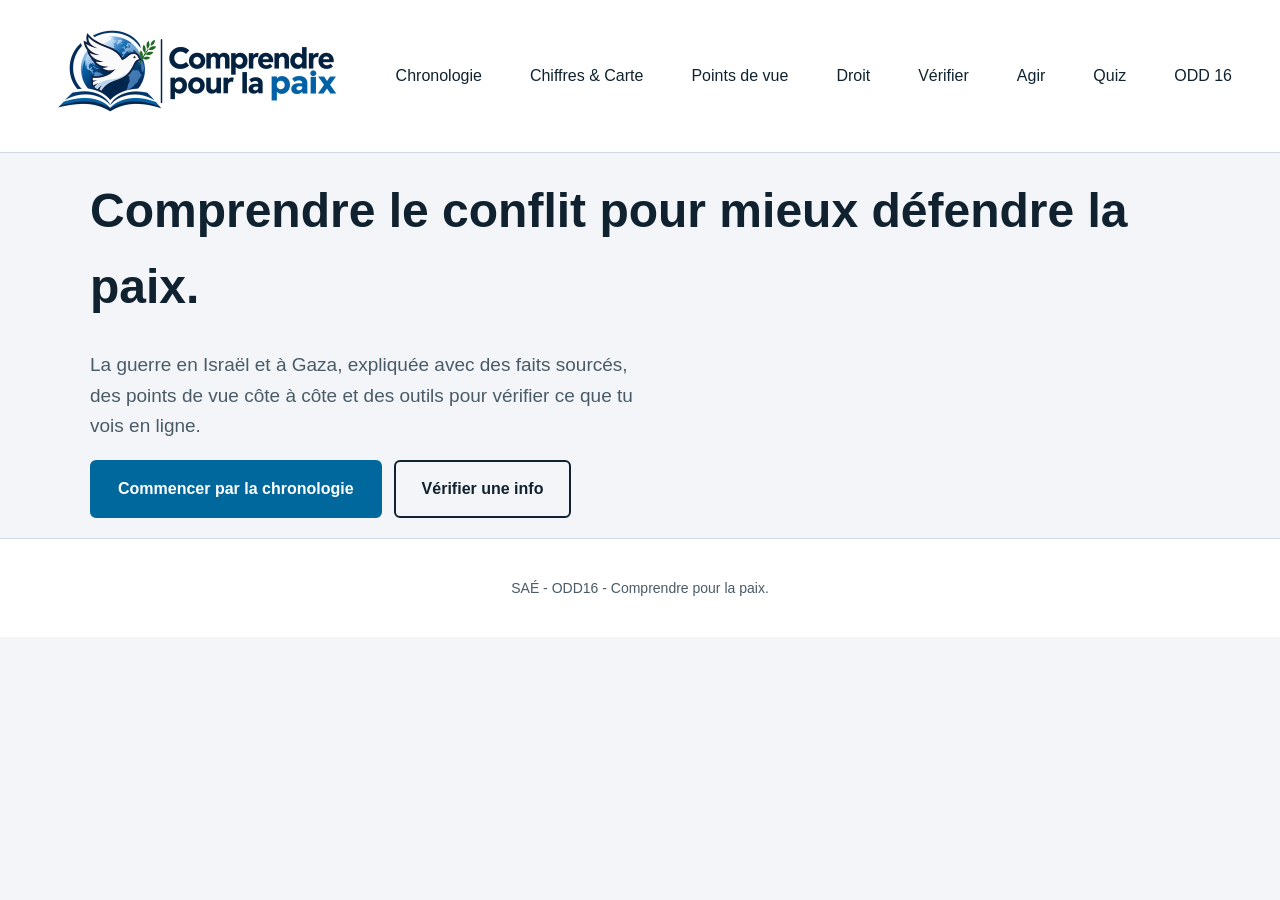
<file: index.html>
<!DOCTYPE html>
<html lang="fr">

<head>
    <meta charset="UTF-8">
    <meta name="viewport" content="width=device-width,initial-scale=1">
    <title>Comprendre pour la paix</title>
    <link rel="stylesheet" href="css/style.css">
</head>

<body>
    <header>
        <a href="index.html"><img src="images/logov.png" alt="Logo du site" class="logov"></a>
        <nav>
            <ul>
                <li><a href="chronologie.html">Chronologie</a></li>
                <li><a href="chiffres.html">Chiffres &amp; Carte</a></li>
                <li><a href="points-de-vue.html">Points de vue</a></li>
                <li><a href="droit.html">Droit</a></li>
                <li><a href="verifier.html">Vérifier</a></li>
                <li><a href="agir.html">Agir</a></li>
                <li><a href="quiz.html">Quiz</a></li>
                <li><a
                        href="https://www.agenda-2030.fr/17-objectifs-de-developpement-durable/article/odd16-promouvoir-l-avenement-de-societes-pacifiques-et-ouvertes-aux-fins-du">ODD
                        16</a></li>
            </ul>
        </nav>
    </header>
    <main>
        <section class="hero">
            <h1> Comprendre le conflit pour mieux défendre la paix. </h1>
            <p class="intro"> La guerre en Israël et à Gaza, expliquée avec des faits sourcés, des points de vue côte à côte et des outils pour vérifier ce que tu vois en ligne. </p>
            <div class="boutons">
                <a href="chronologie.html" class="bouton"> Commencer par la chronologie </a>
                <a href="verifier.html" class="bouton bouton-secondaire"> Vérifier une info </a>
            </div>
        </section>
    </main>
    <footer>
        <p>SAÉ - ODD16 - Comprendre pour la paix.</p>
    </footer>
</body>

</html>
</file>
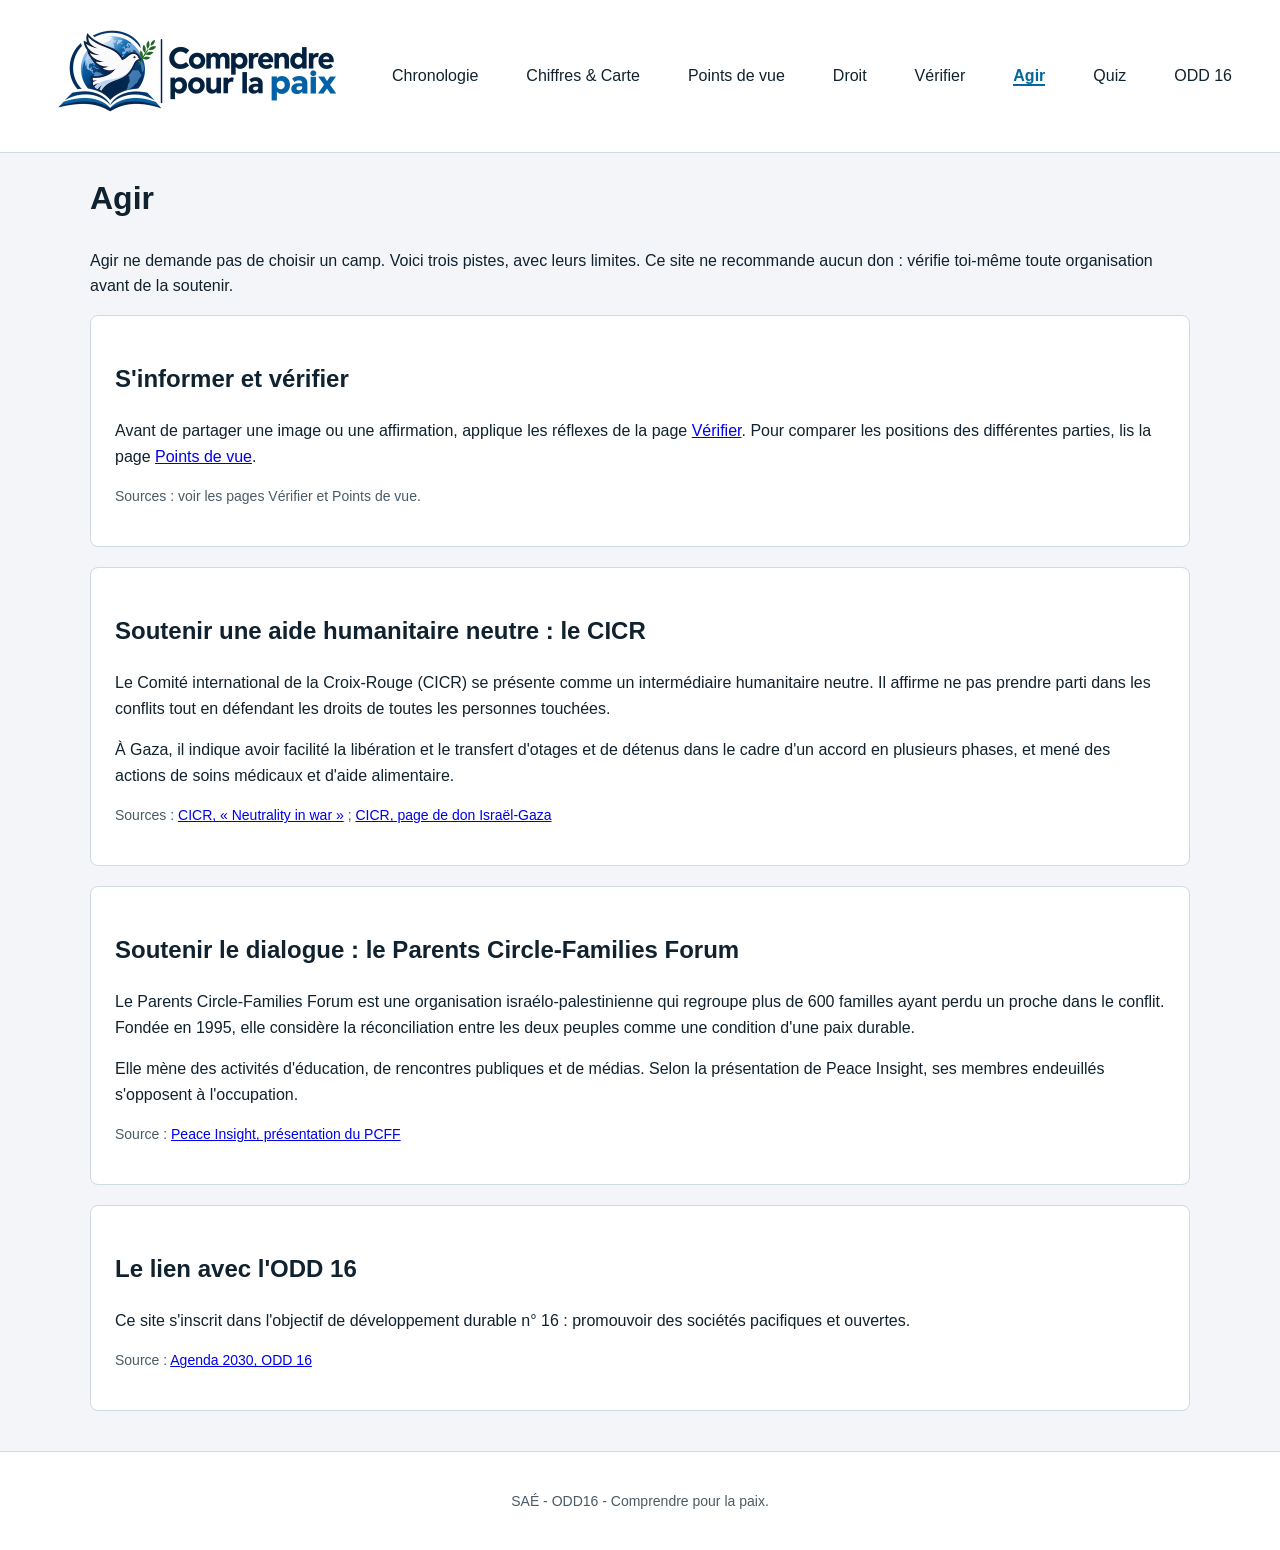
<file: agir.html>
<!DOCTYPE html>
<html lang="fr">

<head>
    <meta charset="UTF-8">
    <meta name="viewport" content="width=device-width,initial-scale=1">
    <title>Agir - Comprendre pour la paix</title>
    <link rel="stylesheet" href="css/style.css">
</head>

<body>
    <header>
        <a href="index.html"><img src="images/logov.png" alt="Logo du site" class="logov"></a>
        <nav>
            <ul>
                <li><a href="chronologie.html">Chronologie</a></li>
                <li><a href="chiffres.html">Chiffres &amp; Carte</a></li>
                <li><a href="points-de-vue.html">Points de vue</a></li>
                <li><a href="droit.html">Droit</a></li>
                <li><a href="verifier.html">Vérifier</a></li>
                <li><a href="agir.html" class = "actif">Agir</a></li>
                <li><a href="quiz.html">Quiz</a></li>
                <li><a
                        href="https://www.agenda-2030.fr/17-objectifs-de-developpement-durable/article/odd16-promouvoir-l-avenement-de-societes-pacifiques-et-ouvertes-aux-fins-du">ODD
                        16</a></li>
            </ul>
        </nav>
    </header>
    <main>
        <h1>Agir</h1>
        <p>Agir ne demande pas de choisir un camp. Voici trois pistes, avec leurs limites. Ce site ne recommande aucun don : vérifie toi-même toute organisation avant de la soutenir.</p>
        <article class="bloc">
            <h2>S'informer et vérifier</h2>
            <p>Avant de partager une image ou une affirmation, applique les réflexes de la page <a href="verifier.html">Vérifier</a>. Pour comparer les positions des différentes parties, lis la page <a href="points-de-vue.html">Points de vue</a>.</p>
            <p class="source">Sources : voir les pages Vérifier et Points de vue.</p>
        </article>
        <article class="bloc">
            <h2>Soutenir une aide humanitaire neutre : le CICR</h2>
            <p>Le Comité international de la Croix-Rouge (CICR) se présente comme un intermédiaire humanitaire neutre. Il affirme ne pas prendre parti dans les conflits tout en défendant les droits de toutes les personnes touchées.</p>
            <p>À Gaza, il indique avoir facilité la libération et le transfert d'otages et de détenus dans le cadre d'un accord en plusieurs phases, et mené des actions de soins médicaux et d'aide alimentaire.</p>
            <p class="source">Sources : <a href="https://www.icrc.org/en/article/neutrality-war-lifeline-across-front-lines">CICR, « Neutrality in war »</a> ; <a href="https://www.icrc.org/en/donate/israelgaza">CICR, page de don Israël-Gaza</a></p>
        </article>
        <article class="bloc">
            <h2>Soutenir le dialogue : le Parents Circle-Families Forum</h2>
            <p>Le Parents Circle-Families Forum est une organisation israélo-palestinienne qui regroupe plus de 600 familles ayant perdu un proche dans le conflit. Fondée en 1995, elle considère la réconciliation entre les deux peuples comme une condition d'une paix durable.</p>
            <p>Elle mène des activités d'éducation, de rencontres publiques et de médias. Selon la présentation de Peace Insight, ses membres endeuillés s'opposent à l'occupation.</p>
            <p class="source">Source : <a href="https://www.peaceinsight.org/en/organisations/pcff">Peace Insight, présentation du PCFF</a></p>
        </article>
        <article class="bloc">
            <h2>Le lien avec l'ODD 16</h2>
            <p>Ce site s'inscrit dans l'objectif de développement durable n° 16 : promouvoir des sociétés pacifiques et ouvertes.</p>
            <p class="source">Source : <a href="https://www.agenda-2030.fr/17-objectifs-de-developpement-durable/article/odd16-promouvoir-l-avenement-de-societes-pacifiques-et-ouvertes-aux-fins-du">Agenda 2030, ODD 16</a></p>
        </article>
    </main>
    <footer>
        <p>SAÉ - ODD16 - Comprendre pour la paix.</p>
    </footer>
</body>

</html>
</file>
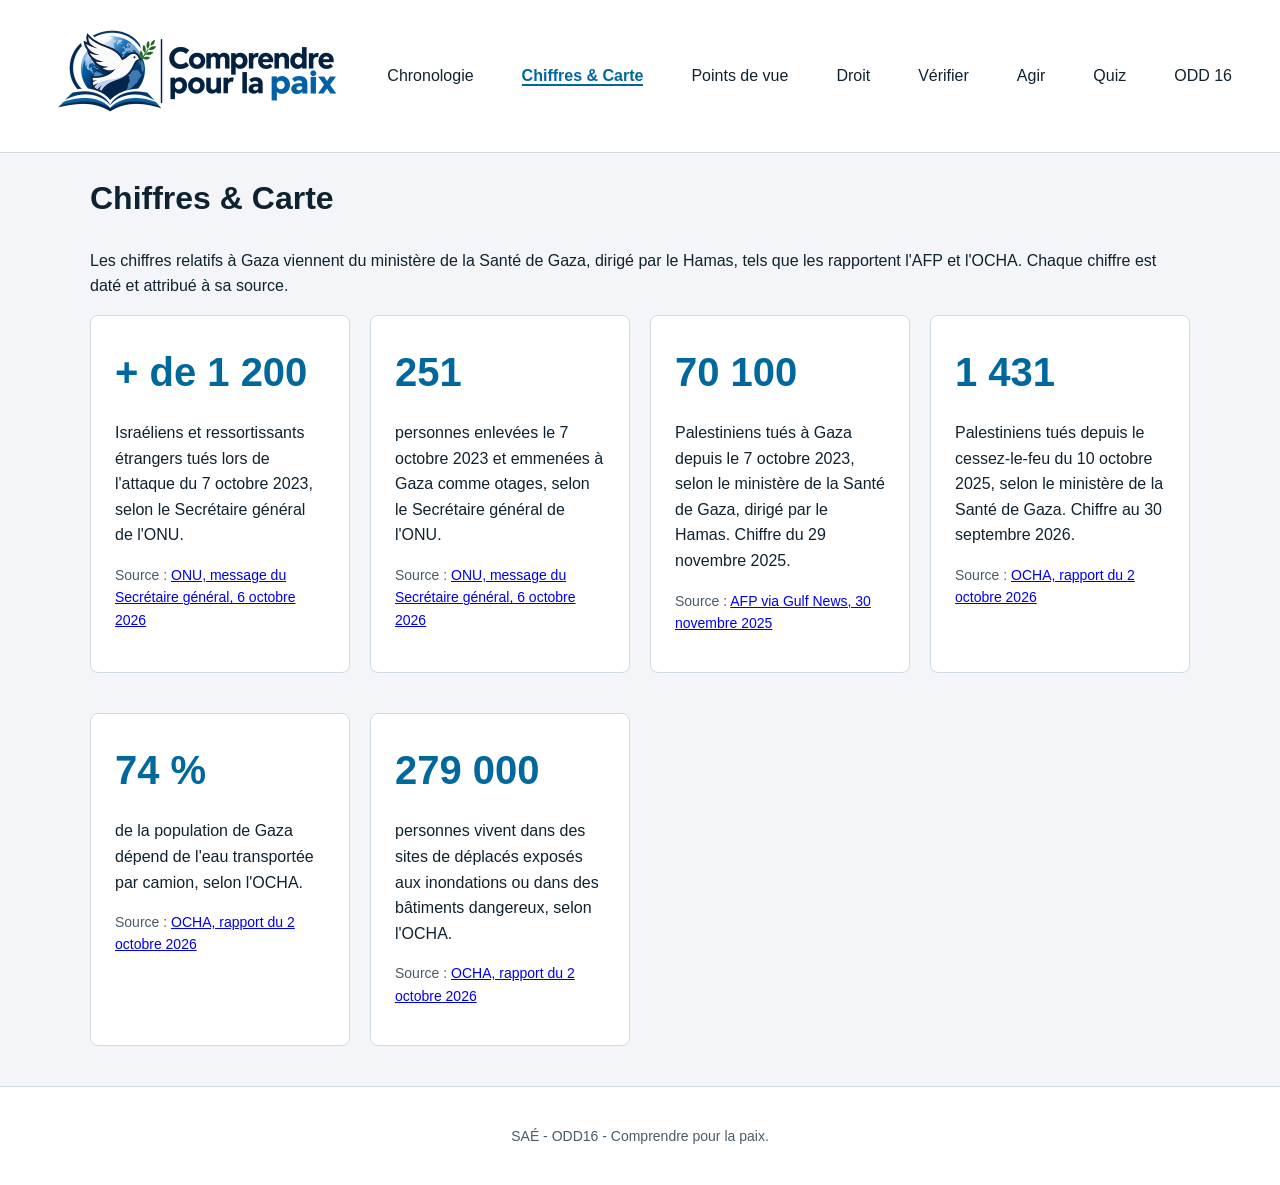
<file: chiffres.html>
<!DOCTYPE html>
<html lang="fr">

<head>
    <meta charset="UTF-8">
    <meta name="viewport" content="width=device-width,initial-scale=1">
    <title>Chiffres &amp; Carte - Comprendre pour la paix</title>
    <link rel="stylesheet" href="css/style.css">
</head>

<body>
    <header>
        <a href="index.html"><img src="images/logov.png" alt="Logo du site" class="logov"></a>
        <nav>
            <ul>
                <li><a href="chronologie.html">Chronologie</a></li>
                <li><a href="chiffres.html" class="actif">Chiffres &amp; Carte</a></li>
                <li><a href="points-de-vue.html">Points de vue</a></li>
                <li><a href="droit.html">Droit</a></li>
                <li><a href="verifier.html">Vérifier</a></li>
                <li><a href="agir.html">Agir</a></li>
                <li><a href="quiz.html">Quiz</a></li>
                <li><a
                        href="https://www.agenda-2030.fr/17-objectifs-de-developpement-durable/article/odd16-promouvoir-l-avenement-de-societes-pacifiques-et-ouvertes-aux-fins-du">ODD
                        16</a></li>
            </ul>
        </nav>
    </header>
    <main>
        <h1>Chiffres &amp; Carte</h1>
        <p>Les chiffres relatifs à Gaza viennent du ministère de la Santé de Gaza, dirigé par le Hamas, tels que les rapportent l'AFP et l'OCHA. Chaque chiffre est daté et attribué à sa source.</p>
        <div class="chiffres">
            <article class="chiffre">
                <p class="valeur">+ de 1 200</p>
                <p>Israéliens et ressortissants étrangers tués lors de l'attaque du 7 octobre 2023, selon le Secrétaire général de l'ONU.</p>
                <p class="source">Source : <a href="https://www.un.org/unispal/document/secretary-generals-message-marking-three-years-since-the-attacks-of-7-october-2023/">ONU, message du Secrétaire général, 6 octobre 2026</a></p>
            </article>
            <article class="chiffre">
                <p class="valeur">251</p>
                <p>personnes enlevées le 7 octobre 2023 et emmenées à Gaza comme otages, selon le Secrétaire général de l'ONU.</p>
                <p class="source">Source : <a href="https://www.un.org/unispal/document/secretary-generals-message-marking-three-years-since-the-attacks-of-7-october-2023/">ONU, message du Secrétaire général, 6 octobre 2026</a></p>
            </article>
            <article class="chiffre">
                <p class="valeur">70 100</p>
                <p>Palestiniens tués à Gaza depuis le 7 octobre 2023, selon le ministère de la Santé de Gaza, dirigé par le Hamas. Chiffre du 29 novembre 2025.</p>
                <p class="source">Source : <a href="https://gulfnews.com/world/mena/death-toll-from-gaza-war-surpasses-70000-health-ministry-1.500364057">AFP via Gulf News, 30 novembre 2025</a></p>
            </article>
            <article class="chiffre">
                <p class="valeur">1 431</p>
                <p>Palestiniens tués depuis le cessez-le-feu du 10 octobre 2025, selon le ministère de la Santé de Gaza. Chiffre au 30 septembre 2026.</p>
                <p class="source">Source : <a href="https://www.ochaopt.org/content/humanitarian-situation-report-2-october-2026">OCHA, rapport du 2 octobre 2026</a></p>
            </article>
            <article class="chiffre">
                <p class="valeur">74 %</p>
                <p>de la population de Gaza dépend de l'eau transportée par camion, selon l'OCHA.</p>
                <p class="source">Source : <a href="https://www.ochaopt.org/content/humanitarian-situation-report-2-october-2026">OCHA, rapport du 2 octobre 2026</a></p>
            </article>
            <article class="chiffre">
                <p class="valeur">279 000</p>
                <p>personnes vivent dans des sites de déplacés exposés aux inondations ou dans des bâtiments dangereux, selon l'OCHA.</p>
                <p class="source">Source : <a href="https://www.ochaopt.org/content/humanitarian-situation-report-2-october-2026">OCHA, rapport du 2 octobre 2026</a></p>
            </article>
        </div>
    </main>
    <footer>
        <p>SAÉ - ODD16 - Comprendre pour la paix.</p>
    </footer>
</body>

</html>
</file>
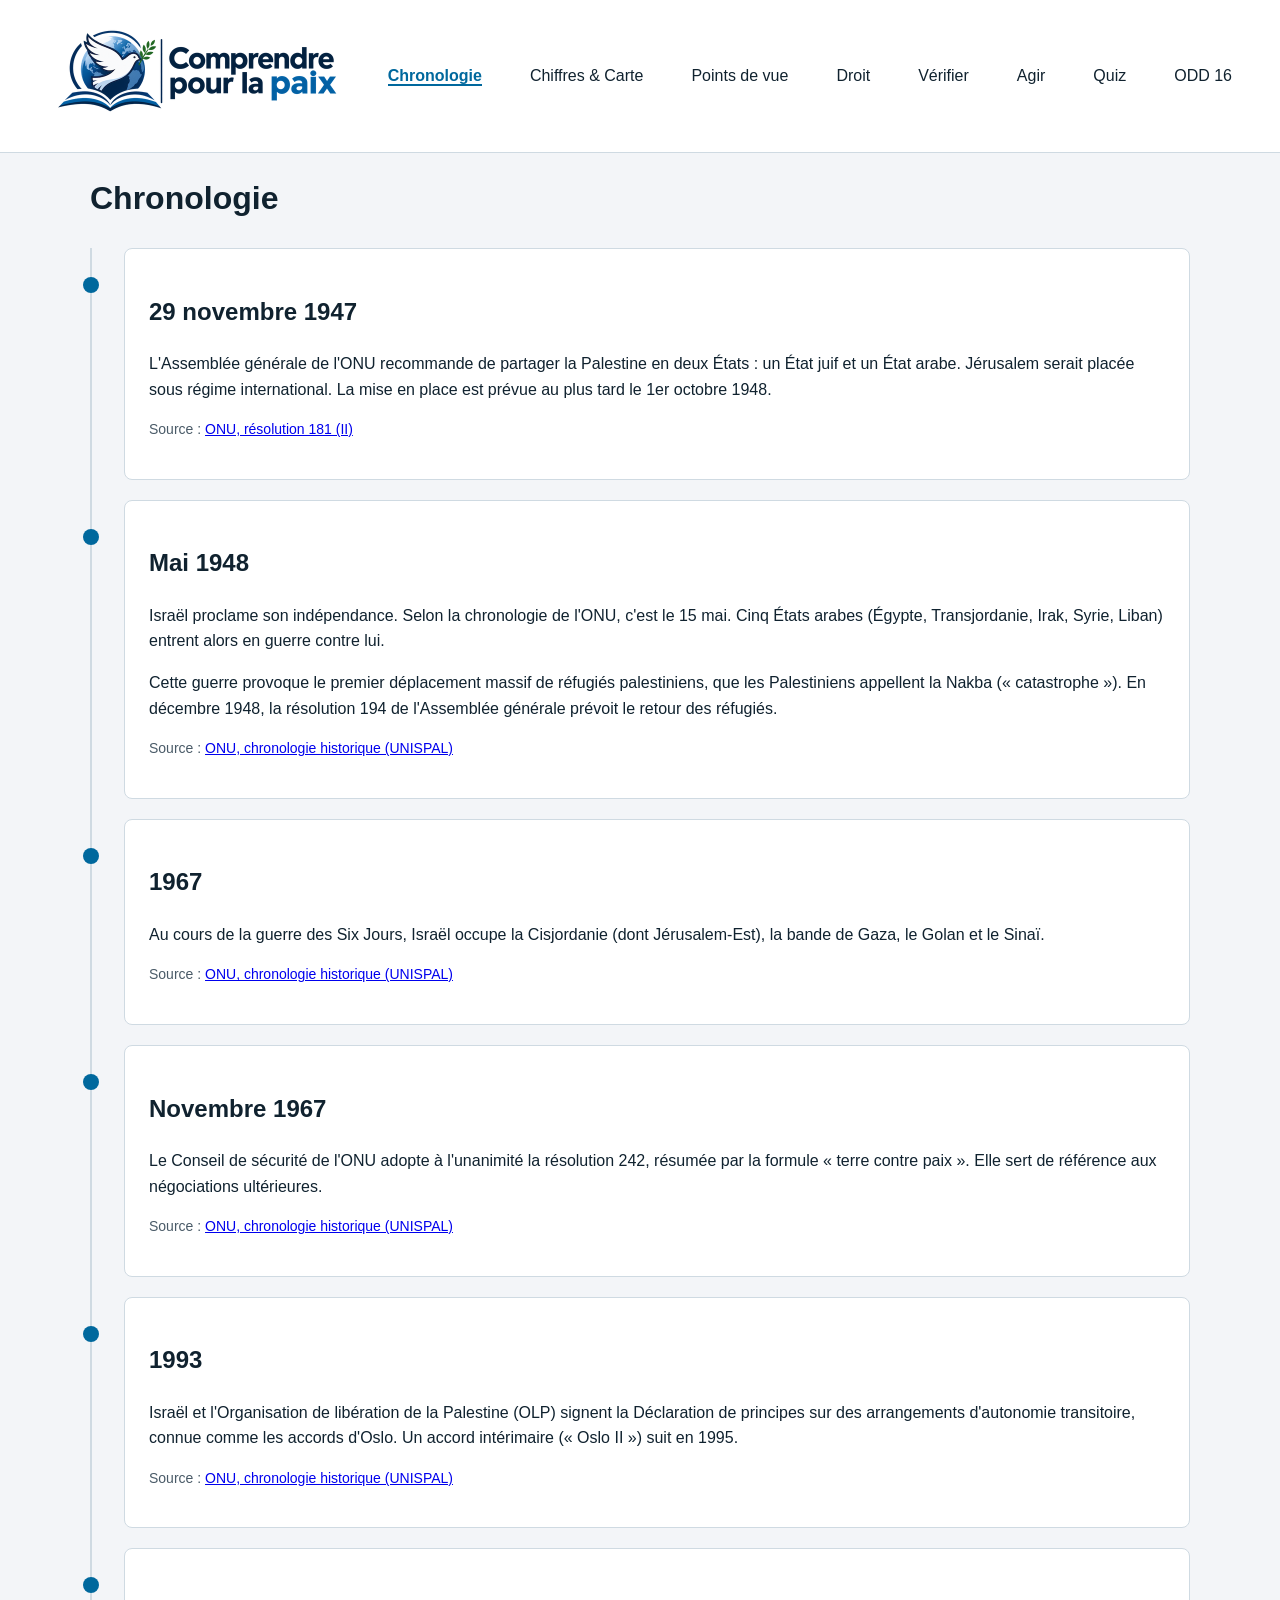
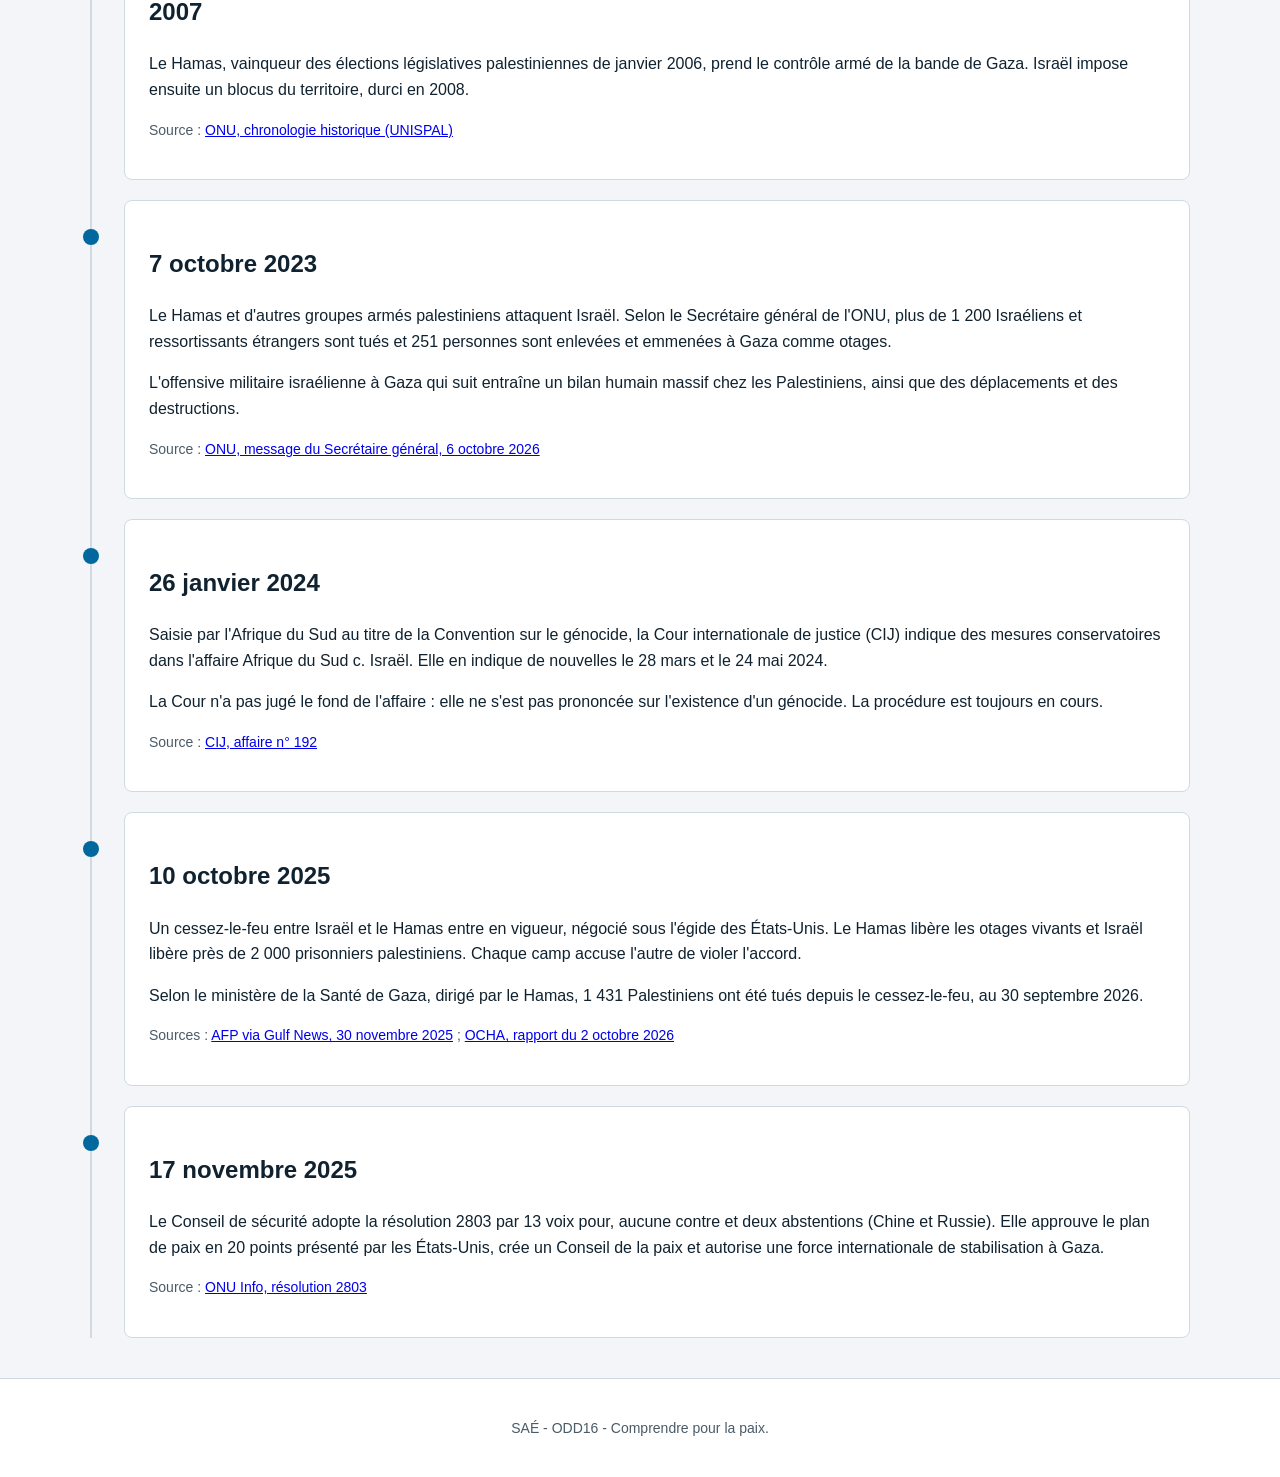
<file: chronologie.html>
<!DOCTYPE html>
<html lang="fr">

<head>
    <meta charset="UTF-8">
    <meta name="viewport" content="width=device-width,initial-scale=1">
    <title>Chronologie - Comprendre pour la paix</title>
    <link rel="stylesheet" href="css/style.css">
</head>

<body>
    <header>
        <a href="index.html"><img src="images/logov.png" alt="Logo du site" class="logov"></a>
        <nav>
            <ul>
                <li><a href="chronologie.html" class="actif">Chronologie</a></li>
                <li><a href="chiffres.html">Chiffres &amp; Carte</a></li>
                <li><a href="points-de-vue.html">Points de vue</a></li>
                <li><a href="droit.html">Droit</a></li>
                <li><a href="verifier.html">Vérifier</a></li>
                <li><a href="agir.html">Agir</a></li>
                <li><a href="quiz.html">Quiz</a></li>
                <li><a
                        href="https://www.agenda-2030.fr/17-objectifs-de-developpement-durable/article/odd16-promouvoir-l-avenement-de-societes-pacifiques-et-ouvertes-aux-fins-du">ODD
                        16</a></li>
            </ul>
        </nav>
    </header>
    <main>
        <h1>Chronologie</h1>
        <div class="frise">
        <article class="evenement">
            <h2>29 novembre 1947</h2>
            <p>L'Assemblée générale de l'ONU recommande de partager la Palestine en deux États : un État juif et un État arabe. Jérusalem serait placée sous régime international. La mise en place est prévue au plus tard le 1er octobre 1948.</p>
            <p class="source">Source : <a href="https://www.un.org/unispal/?p=185393">ONU, résolution 181 (II)</a></p>
        </article>
        <article class="evenement">
            <h2>Mai 1948</h2>
            <p>Israël proclame son indépendance. Selon la chronologie de l'ONU, c'est le 15 mai. Cinq États arabes (Égypte, Transjordanie, Irak, Syrie, Liban) entrent alors en guerre contre lui.</p>
            <p>Cette guerre provoque le premier déplacement massif de réfugiés palestiniens, que les Palestiniens appellent la Nakba (« catastrophe »). En décembre 1948, la résolution 194 de l'Assemblée générale prévoit le retour des réfugiés.</p>
            <p class="source">Source : <a href="https://www.un.org/unispal/historical-timeline/">ONU, chronologie historique (UNISPAL)</a></p>
        </article>
        <article class="evenement">
            <h2>1967</h2>
            <p>Au cours de la guerre des Six Jours, Israël occupe la Cisjordanie (dont Jérusalem-Est), la bande de Gaza, le Golan et le Sinaï.</p>
            <p class="source">Source : <a href="https://www.un.org/unispal/historical-timeline/">ONU, chronologie historique (UNISPAL)</a></p>
        </article>
        <article class="evenement">
            <h2>Novembre 1967</h2>
            <p>Le Conseil de sécurité de l'ONU adopte à l'unanimité la résolution 242, résumée par la formule « terre contre paix ». Elle sert de référence aux négociations ultérieures.</p>
            <p class="source">Source : <a href="https://www.un.org/unispal/historical-timeline/">ONU, chronologie historique (UNISPAL)</a></p>
        </article>
        <article class="evenement">
            <h2>1993</h2>
            <p>Israël et l'Organisation de libération de la Palestine (OLP) signent la Déclaration de principes sur des arrangements d'autonomie transitoire, connue comme les accords d'Oslo. Un accord intérimaire (« Oslo II ») suit en 1995.</p>
            <p class="source">Source : <a href="https://www.un.org/unispal/historical-timeline/">ONU, chronologie historique (UNISPAL)</a></p>
        </article>
        <article class="evenement">
            <h2>2007</h2>
            <p>Le Hamas, vainqueur des élections législatives palestiniennes de janvier 2006, prend le contrôle armé de la bande de Gaza. Israël impose ensuite un blocus du territoire, durci en 2008.</p>
            <p class="source">Source : <a href="https://www.un.org/unispal/historical-timeline/">ONU, chronologie historique (UNISPAL)</a></p>
        </article>
        <article class="evenement">
            <h2>7 octobre 2023</h2>
            <p>Le Hamas et d'autres groupes armés palestiniens attaquent Israël. Selon le Secrétaire général de l'ONU, plus de 1 200 Israéliens et ressortissants étrangers sont tués et 251 personnes sont enlevées et emmenées à Gaza comme otages.</p>
            <p>L'offensive militaire israélienne à Gaza qui suit entraîne un bilan humain massif chez les Palestiniens, ainsi que des déplacements et des destructions.</p>
            <p class="source">Source : <a href="https://www.un.org/unispal/document/secretary-generals-message-marking-three-years-since-the-attacks-of-7-october-2023/">ONU, message du Secrétaire général, 6 octobre 2026</a></p>
        </article>
        <article class="evenement">
            <h2>26 janvier 2024</h2>
            <p>Saisie par l'Afrique du Sud au titre de la Convention sur le génocide, la Cour internationale de justice (CIJ) indique des mesures conservatoires dans l'affaire Afrique du Sud c. Israël. Elle en indique de nouvelles le 28 mars et le 24 mai 2024.</p>
            <p>La Cour n'a pas jugé le fond de l'affaire : elle ne s'est pas prononcée sur l'existence d'un génocide. La procédure est toujours en cours.</p>
            <p class="source">Source : <a href="https://www.icj-cij.org/case/192">CIJ, affaire n° 192</a></p>
        </article>
        <article class="evenement">
            <h2>10 octobre 2025</h2>
            <p>Un cessez-le-feu entre Israël et le Hamas entre en vigueur, négocié sous l'égide des États-Unis. Le Hamas libère les otages vivants et Israël libère près de 2 000 prisonniers palestiniens. Chaque camp accuse l'autre de violer l'accord.</p>
            <p>Selon le ministère de la Santé de Gaza, dirigé par le Hamas, 1 431 Palestiniens ont été tués depuis le cessez-le-feu, au 30 septembre 2026.</p>
            <p class="source">Sources : <a href="https://gulfnews.com/world/mena/death-toll-from-gaza-war-surpasses-70000-health-ministry-1.500364057">AFP via Gulf News, 30 novembre 2025</a> ; <a href="https://www.ochaopt.org/content/humanitarian-situation-report-2-october-2026">OCHA, rapport du 2 octobre 2026</a></p>
        </article>
        <article class="evenement">
            <h2>17 novembre 2025</h2>
            <p>Le Conseil de sécurité adopte la résolution 2803 par 13 voix pour, aucune contre et deux abstentions (Chine et Russie). Elle approuve le plan de paix en 20 points présenté par les États-Unis, crée un Conseil de la paix et autorise une force internationale de stabilisation à Gaza.</p>
            <p class="source">Source : <a href="https://news.un.org/en/story/2025/11/1166391">ONU Info, résolution 2803</a></p>
        </article>
        </div>
    </main>
    <footer>
        <p>SAÉ - ODD16 - Comprendre pour la paix.</p>
    </footer>
</body>

</html>
</file>
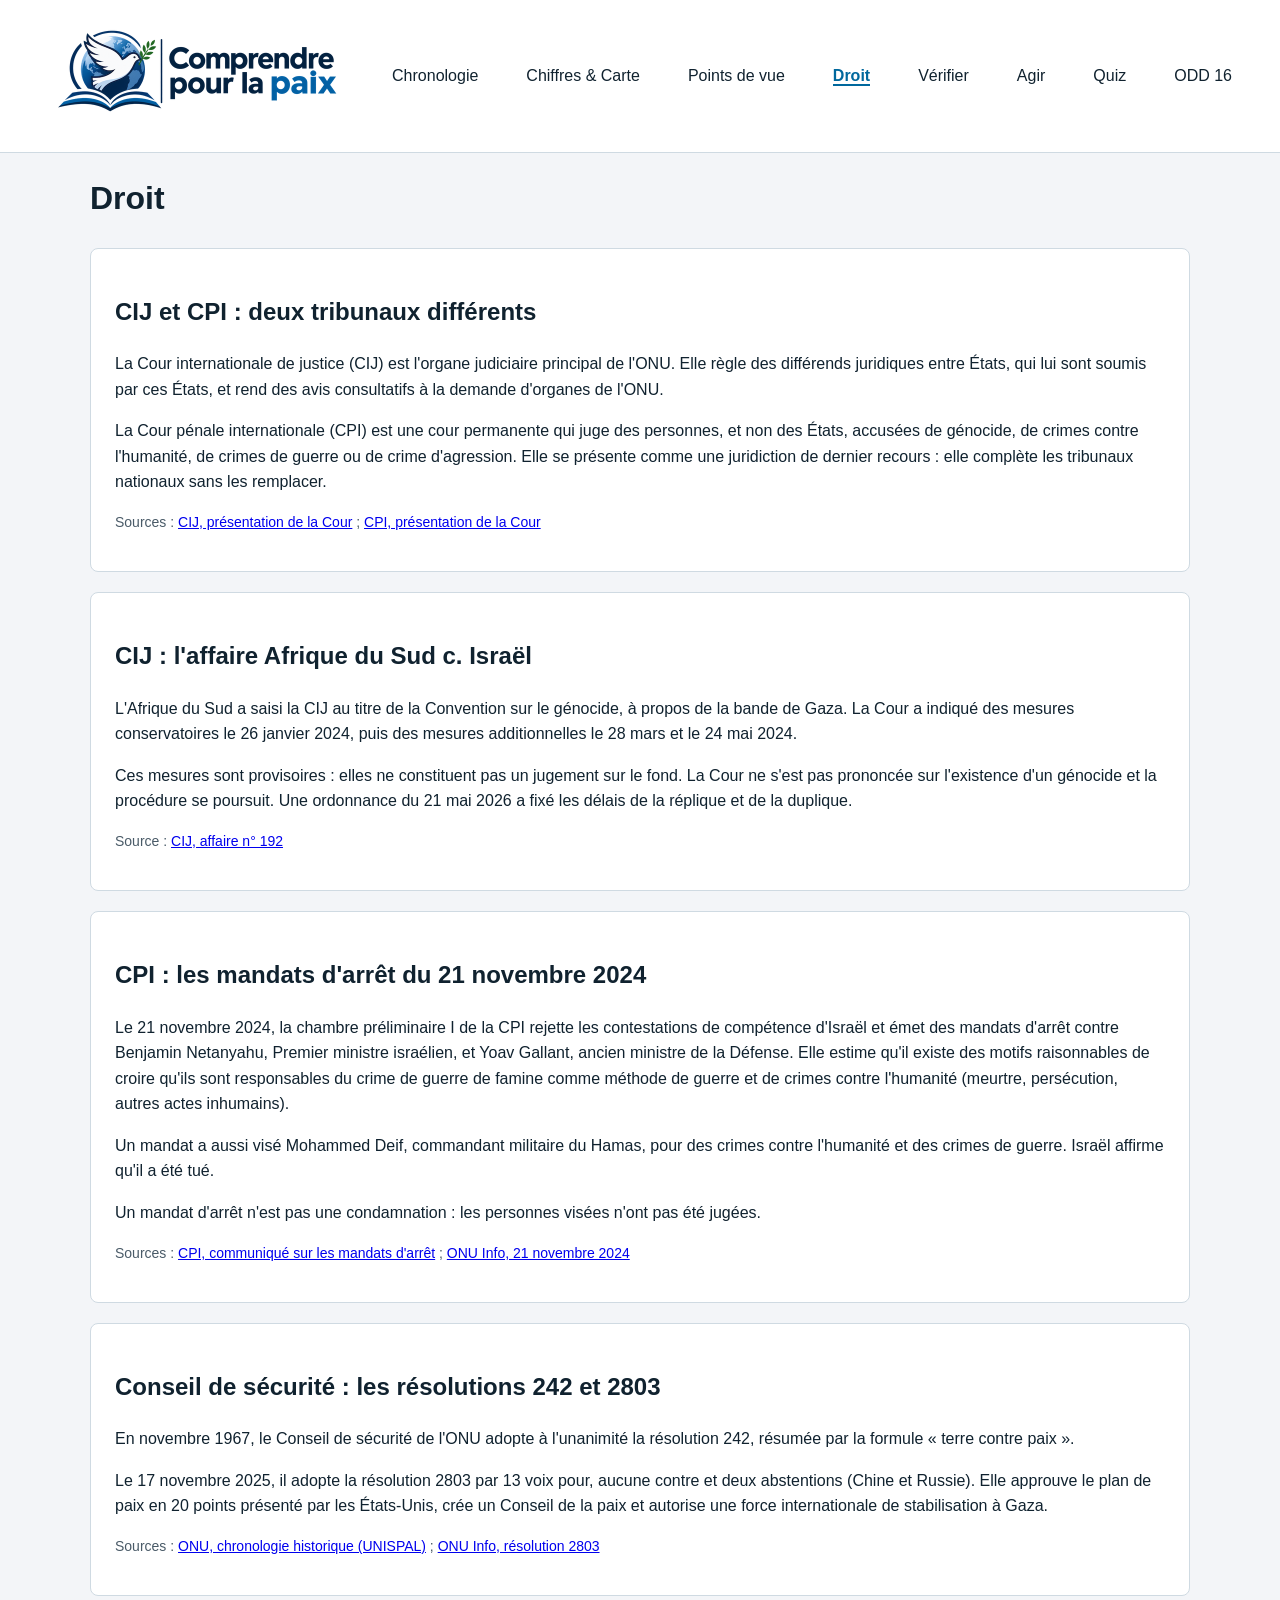
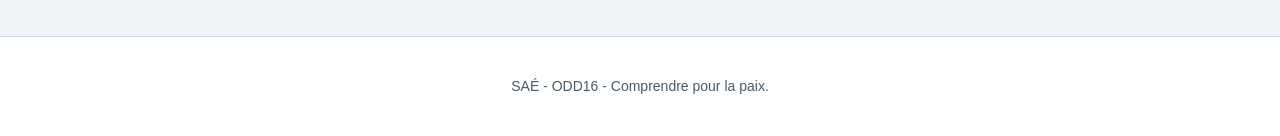
<file: droit.html>
<!DOCTYPE html>
<html lang="fr">

<head>
    <meta charset="UTF-8">
    <meta name="viewport" content="width=device-width,initial-scale=1">
    <title>Droit - Comprendre pour la paix</title>
    <link rel="stylesheet" href="css/style.css">
</head>

<body>
    <header>
        <a href="index.html"><img src="images/logov.png" alt="Logo du site" class="logov"></a>
        <nav>
            <ul>
                <li><a href="chronologie.html">Chronologie</a></li>
                <li><a href="chiffres.html">Chiffres &amp; Carte</a></li>
                <li><a href="points-de-vue.html">Points de vue</a></li>
                <li><a href="droit.html" class = "actif">Droit</a></li>
                <li><a href="verifier.html">Vérifier</a></li>
                <li><a href="agir.html">Agir</a></li>
                <li><a href="quiz.html">Quiz</a></li>
                <li><a
                        href="https://www.agenda-2030.fr/17-objectifs-de-developpement-durable/article/odd16-promouvoir-l-avenement-de-societes-pacifiques-et-ouvertes-aux-fins-du">ODD
                        16</a></li>
            </ul>
        </nav>
    </header>
    <main>
       <h1>Droit</h1>
        <article class="bloc">
            <h2>CIJ et CPI : deux tribunaux différents</h2>
            <p>La Cour internationale de justice (CIJ) est l'organe judiciaire principal de l'ONU. Elle règle des différends juridiques entre États, qui lui sont soumis par ces États, et rend des avis consultatifs à la demande d'organes de l'ONU.</p>
            <p>La Cour pénale internationale (CPI) est une cour permanente qui juge des personnes, et non des États, accusées de génocide, de crimes contre l'humanité, de crimes de guerre ou de crime d'agression. Elle se présente comme une juridiction de dernier recours : elle complète les tribunaux nationaux sans les remplacer.</p>
            <p class="source">Sources : <a href="https://www.icj-cij.org/court">CIJ, présentation de la Cour</a> ; <a href="https://www.icc-cpi.int/about/the-court">CPI, présentation de la Cour</a></p>
        </article>
        <article class="bloc">
            <h2>CIJ : l'affaire Afrique du Sud c. Israël</h2>
            <p>L'Afrique du Sud a saisi la CIJ au titre de la Convention sur le génocide, à propos de la bande de Gaza. La Cour a indiqué des mesures conservatoires le 26 janvier 2024, puis des mesures additionnelles le 28 mars et le 24 mai 2024.</p>
            <p>Ces mesures sont provisoires : elles ne constituent pas un jugement sur le fond. La Cour ne s'est pas prononcée sur l'existence d'un génocide et la procédure se poursuit. Une ordonnance du 21 mai 2026 a fixé les délais de la réplique et de la duplique.</p>
            <p class="source">Source : <a href="https://www.icj-cij.org/case/192">CIJ, affaire n° 192</a></p>
        </article>
        <article class="bloc">
            <h2>CPI : les mandats d'arrêt du 21 novembre 2024</h2>
            <p>Le 21 novembre 2024, la chambre préliminaire I de la CPI rejette les contestations de compétence d'Israël et émet des mandats d'arrêt contre Benjamin Netanyahu, Premier ministre israélien, et Yoav Gallant, ancien ministre de la Défense. Elle estime qu'il existe des motifs raisonnables de croire qu'ils sont responsables du crime de guerre de famine comme méthode de guerre et de crimes contre l'humanité (meurtre, persécution, autres actes inhumains).</p>
            <p>Un mandat a aussi visé Mohammed Deif, commandant militaire du Hamas, pour des crimes contre l'humanité et des crimes de guerre. Israël affirme qu'il a été tué.</p>
            <p>Un mandat d'arrêt n'est pas une condamnation : les personnes visées n'ont pas été jugées.</p>
            <p class="source">Sources : <a href="https://www.icc-cpi.int/news/situation-state-palestine-icc-pre-trial-chamber-i-rejects-state-israels-challenges">CPI, communiqué sur les mandats d'arrêt</a> ; <a href="https://news.un.org/en/story/2024/11/1157286">ONU Info, 21 novembre 2024</a></p>
        </article>
        <article class="bloc">
            <h2>Conseil de sécurité : les résolutions 242 et 2803</h2>
            <p>En novembre 1967, le Conseil de sécurité de l'ONU adopte à l'unanimité la résolution 242, résumée par la formule « terre contre paix ».</p>
            <p>Le 17 novembre 2025, il adopte la résolution 2803 par 13 voix pour, aucune contre et deux abstentions (Chine et Russie). Elle approuve le plan de paix en 20 points présenté par les États-Unis, crée un Conseil de la paix et autorise une force internationale de stabilisation à Gaza.</p>
            <p class="source">Sources : <a href="https://www.un.org/unispal/historical-timeline/">ONU, chronologie historique (UNISPAL)</a> ; <a href="https://news.un.org/en/story/2025/11/1166391">ONU Info, résolution 2803</a></p>
        </article>
    </main>
    <footer>
        <p>SAÉ - ODD16 - Comprendre pour la paix.</p>
    </footer>
</body>

</html>
</file>
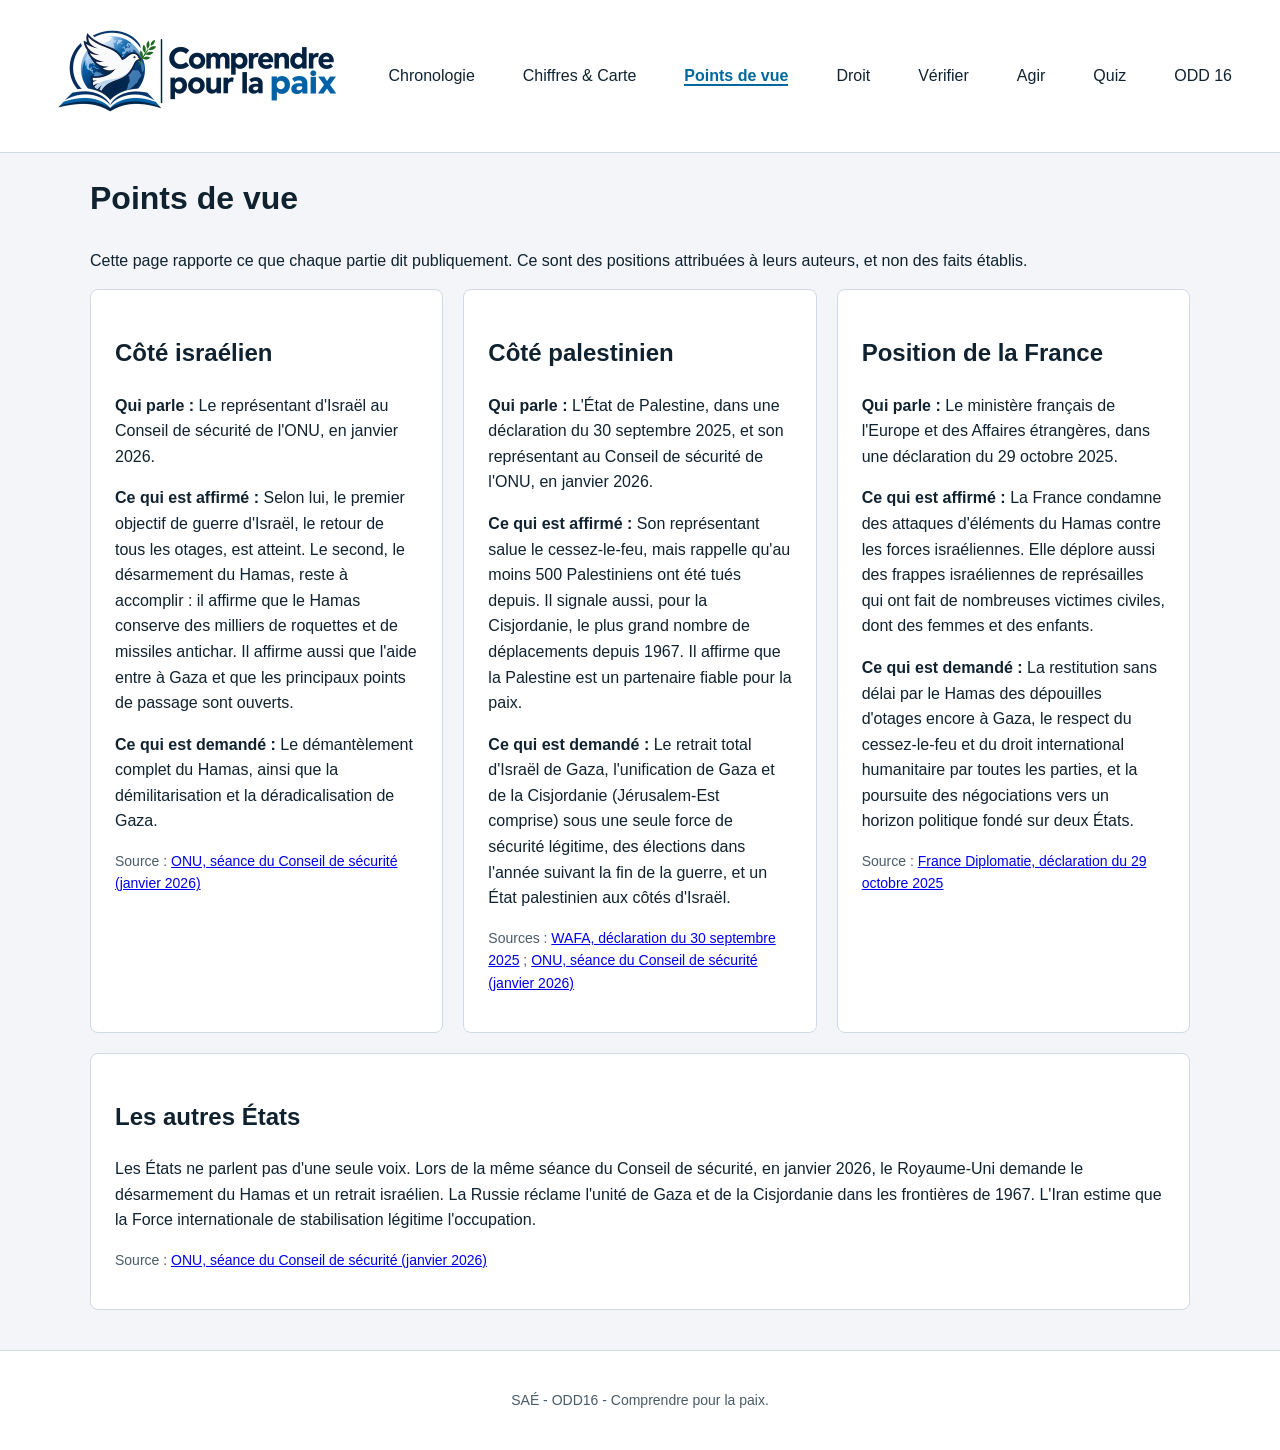
<file: points-de-vue.html>
<!DOCTYPE html>
<html lang="fr">

<head>
    <meta charset="UTF-8">
    <meta name="viewport" content="width=device-width,initial-scale=1">
    <title>Points de vue - Comprendre pour la paix</title>
    <link rel="stylesheet" href="css/style.css">
</head>

<body>
    <header>
        <a href="index.html"><img src="images/logov.png" alt="Logo du site" class="logov"></a>
        <nav>
            <ul>
                <li><a href="chronologie.html">Chronologie</a></li>
                <li><a href="chiffres.html">Chiffres &amp; Carte</a></li>
                <li><a href="points-de-vue.html" class="actif">Points de vue</a></li>
                <li><a href="droit.html">Droit</a></li>
                <li><a href="verifier.html">Vérifier</a></li>
                <li><a href="agir.html">Agir</a></li>
                <li><a href="quiz.html">Quiz</a></li>
                <li><a
                        href="https://www.agenda-2030.fr/17-objectifs-de-developpement-durable/article/odd16-promouvoir-l-avenement-de-societes-pacifiques-et-ouvertes-aux-fins-du">ODD
                        16</a></li>
            </ul>
        </nav>
    </header>
    <main>
       <h1>Points de vue</h1>
        <p>Cette page rapporte ce que chaque partie dit publiquement. Ce sont des positions attribuées à leurs auteurs, et non des faits établis.</p>
        <div class="points-de-vue">
            <article class="bloc">
                <h2>Côté israélien</h2>
                <p><strong>Qui parle :</strong> Le représentant d'Israël au Conseil de sécurité de l'ONU, en janvier 2026.</p>
                <p><strong>Ce qui est affirmé :</strong> Selon lui, le premier objectif de guerre d'Israël, le retour de tous les otages, est atteint. Le second, le désarmement du Hamas, reste à accomplir : il affirme que le Hamas conserve des milliers de roquettes et de missiles antichar. Il affirme aussi que l'aide entre à Gaza et que les principaux points de passage sont ouverts.</p>
                <p><strong>Ce qui est demandé :</strong> Le démantèlement complet du Hamas, ainsi que la démilitarisation et la déradicalisation de Gaza.</p>
                <p class="source">Source : <a href="https://press.un.org/en/2026/sc16284.doc.htm">ONU, séance du Conseil de sécurité (janvier 2026)</a></p>
            </article>
            <article class="bloc">
                <h2>Côté palestinien</h2>
                <p><strong>Qui parle :</strong> L'État de Palestine, dans une déclaration du 30 septembre 2025, et son représentant au Conseil de sécurité de l'ONU, en janvier 2026.</p>
                <p><strong>Ce qui est affirmé :</strong> Son représentant salue le cessez-le-feu, mais rappelle qu'au moins 500 Palestiniens ont été tués depuis. Il signale aussi, pour la Cisjordanie, le plus grand nombre de déplacements depuis 1967. Il affirme que la Palestine est un partenaire fiable pour la paix.</p>
                <p><strong>Ce qui est demandé :</strong> Le retrait total d'Israël de Gaza, l'unification de Gaza et de la Cisjordanie (Jérusalem-Est comprise) sous une seule force de sécurité légitime, des élections dans l'année suivant la fin de la guerre, et un État palestinien aux côtés d'Israël.</p>
                <p class="source">Sources : <a href="https://english.wafa.ps/Pages/Details/161877">WAFA, déclaration du 30 septembre 2025</a> ; <a href="https://press.un.org/en/2026/sc16284.doc.htm">ONU, séance du Conseil de sécurité (janvier 2026)</a></p>
            </article>
            <article class="bloc">
                <h2>Position de la France</h2>
                <p><strong>Qui parle :</strong> Le ministère français de l'Europe et des Affaires étrangères, dans une déclaration du 29 octobre 2025.</p>
                <p><strong>Ce qui est affirmé :</strong> La France condamne des attaques d'éléments du Hamas contre les forces israéliennes. Elle déplore aussi des frappes israéliennes de représailles qui ont fait de nombreuses victimes civiles, dont des femmes et des enfants.</p>
                <p><strong>Ce qui est demandé :</strong> La restitution sans délai par le Hamas des dépouilles d'otages encore à Gaza, le respect du cessez-le-feu et du droit international humanitaire par toutes les parties, et la poursuite des négociations vers un horizon politique fondé sur deux États.</p>
                <p class="source">Source : <a href="https://www.diplomatie.gouv.fr/fr/presse-et-ressources/decouvrir-et-informer/actualites/israel-palestine-situation-a-gaza">France Diplomatie, déclaration du 29 octobre 2025</a></p>
            </article>
        </div>
        <article class="bloc">
            <h2>Les autres États</h2>
            <p>Les États ne parlent pas d'une seule voix. Lors de la même séance du Conseil de sécurité, en janvier 2026, le Royaume-Uni demande le désarmement du Hamas et un retrait israélien. La Russie réclame l'unité de Gaza et de la Cisjordanie dans les frontières de 1967. L'Iran estime que la Force internationale de stabilisation légitime l'occupation.</p>
            <p class="source">Source : <a href="https://press.un.org/en/2026/sc16284.doc.htm">ONU, séance du Conseil de sécurité (janvier 2026)</a></p>
        </article>
    </main>
    <footer>
        <p>SAÉ - ODD16 - Comprendre pour la paix.</p>
    </footer>
</body>

</html>
</file>
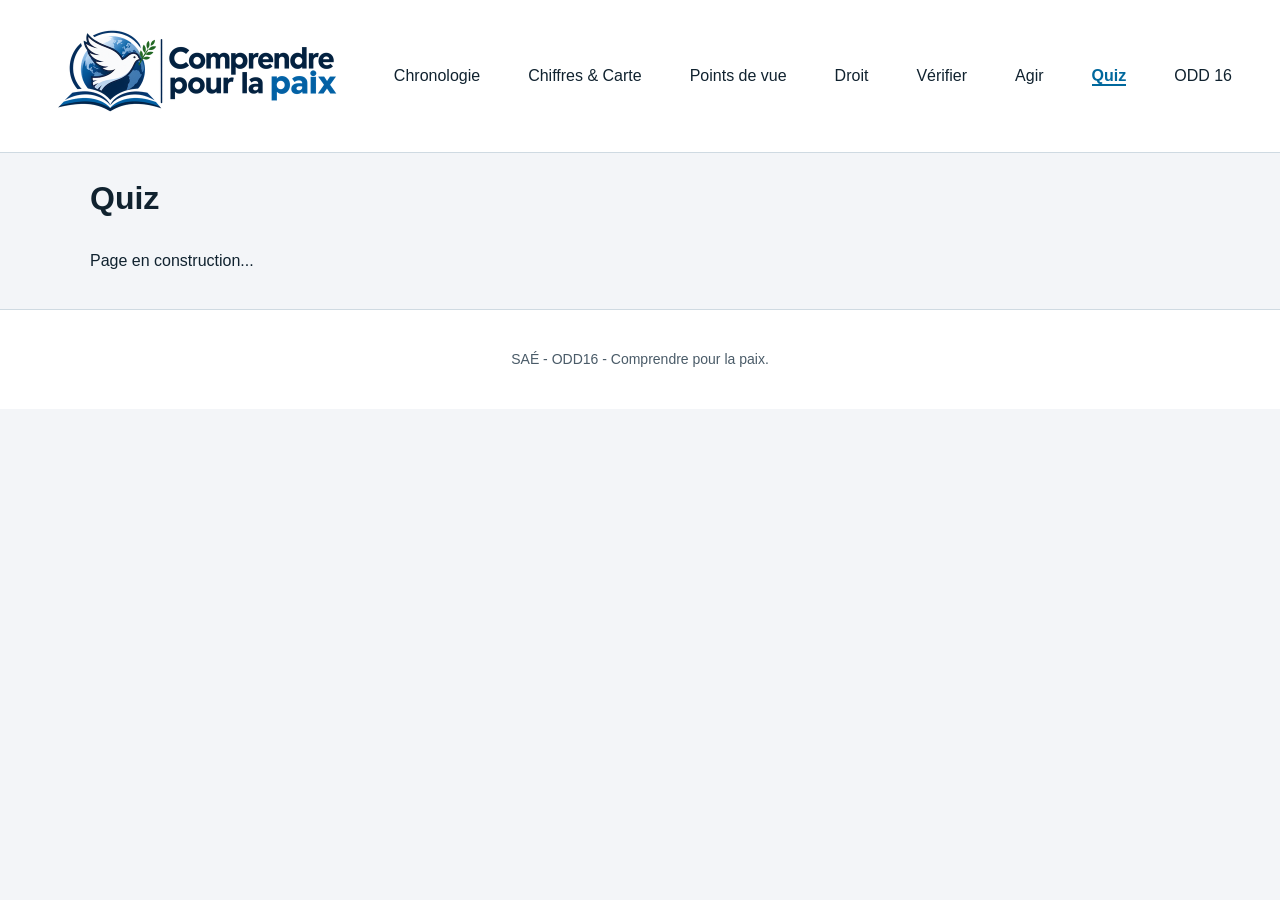
<file: quiz.html>
<!DOCTYPE html>
<html lang="fr">

<head>
    <meta charset="UTF-8">
    <meta name="viewport" content="width=device-width,initial-scale=1">
    <title>Quiz - Comprendre pour la paix</title>
    <link rel="stylesheet" href="css/style.css">
</head>

<body>
    <header>
        <a href="index.html"><img src="images/logov.png" alt="Logo du site" class="logov"></a>
        <nav>
            <ul>
                <li><a href="chronologie.html">Chronologie</a></li>
                <li><a href="chiffres.html">Chiffres &amp; Carte</a></li>
                <li><a href="points-de-vue.html">Points de vue</a></li>
                <li><a href="droit.html">Droit</a></li>
                <li><a href="verifier.html">Vérifier</a></li>
                <li><a href="agir.html">Agir</a></li>
                <li><a href="quiz.html" class="actif">Quiz</a></li>
                <li><a
                        href="https://www.agenda-2030.fr/17-objectifs-de-developpement-durable/article/odd16-promouvoir-l-avenement-de-societes-pacifiques-et-ouvertes-aux-fins-du">ODD
                        16</a></li>
            </ul>
        </nav>
    </header>
    <main>
        <h1> Quiz </h1>
        <p>Page en construction...</p>
    </main>
    <footer>
        <p>SAÉ - ODD16 - Comprendre pour la paix.</p>
    </footer>
</body>

</html>
</file>
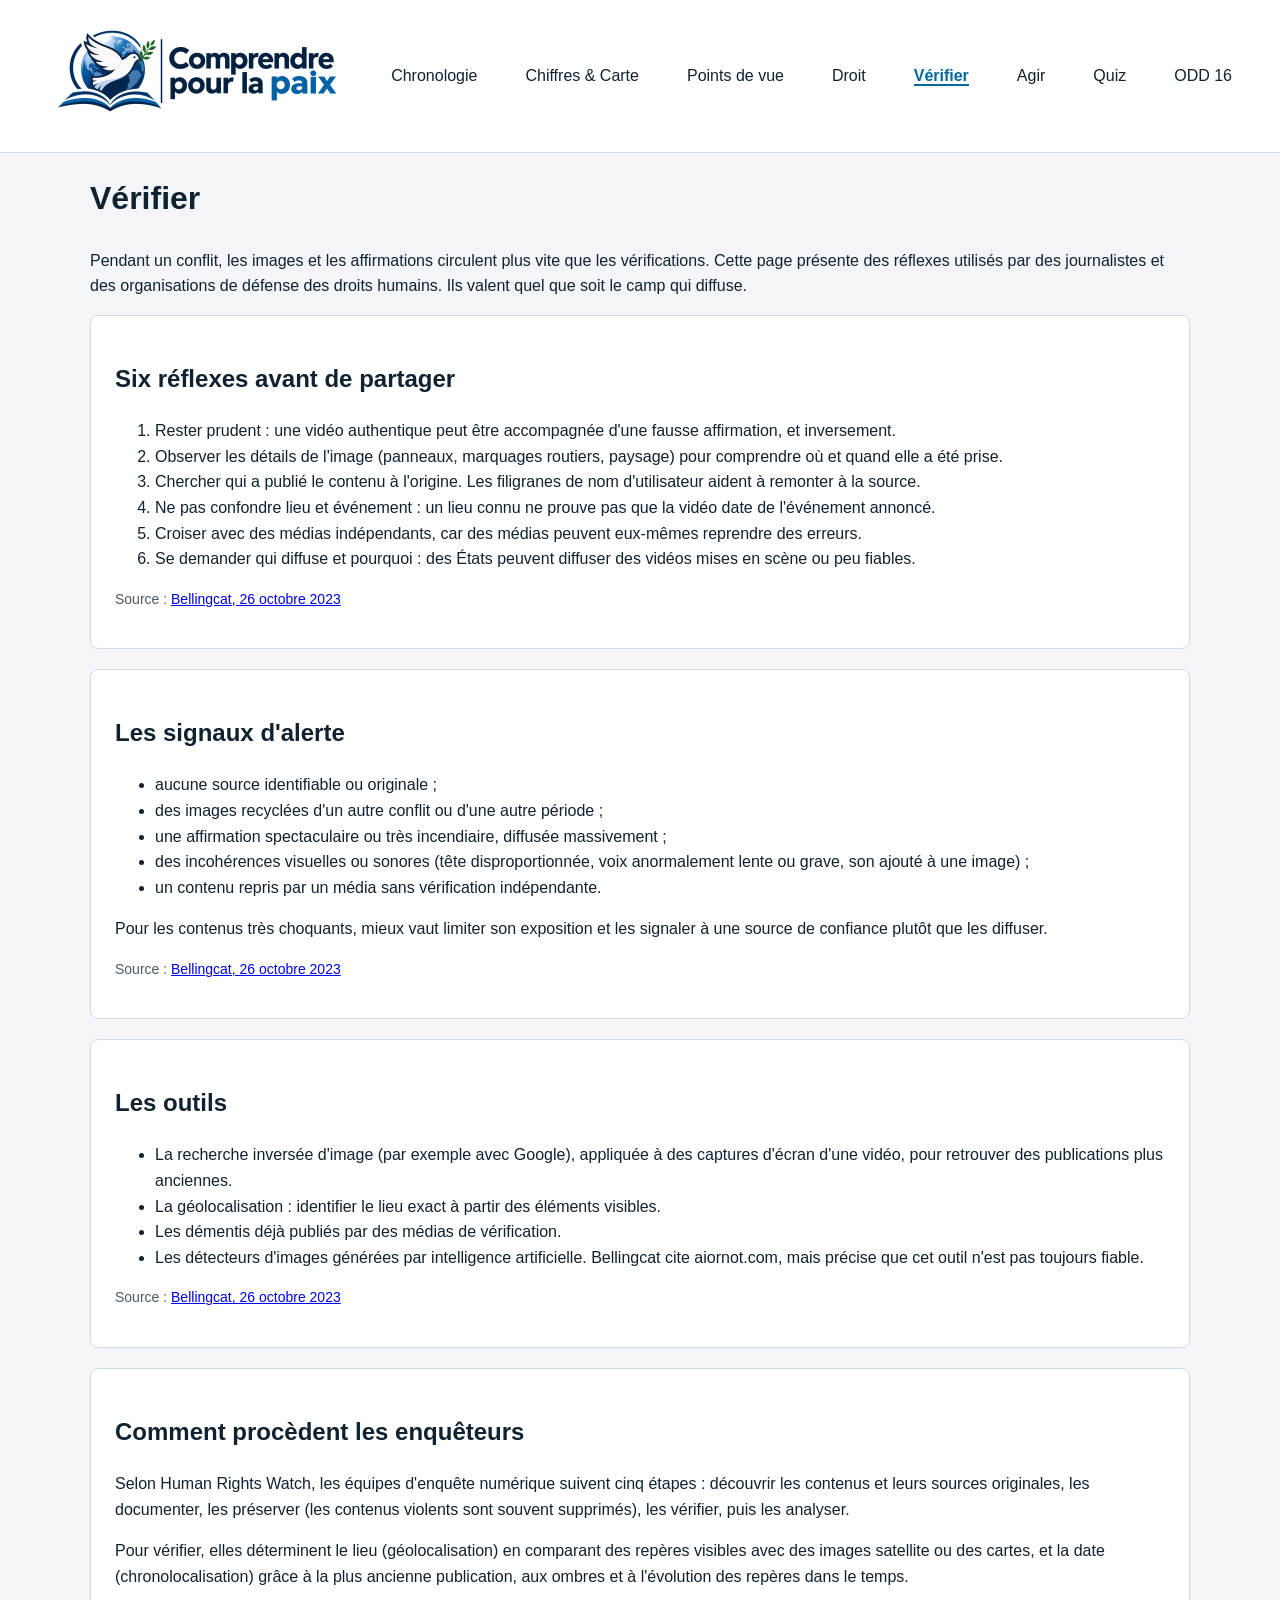
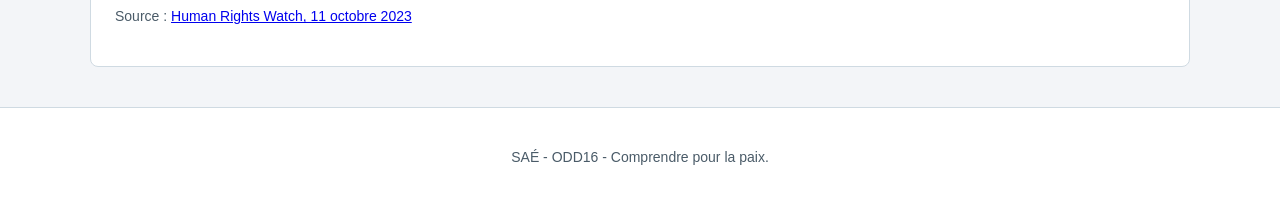
<file: verifier.html>
<!DOCTYPE html>
<html lang="fr">

<head>
    <meta charset="UTF-8">
    <meta name="viewport" content="width=device-width,initial-scale=1">
    <title>Vérifier - Comprendre pour la paix</title>
    <link rel="stylesheet" href="css/style.css">
</head>

<body>
    <header>
        <a href="index.html"><img src="images/logov.png" alt="Logo du site" class="logov"></a>
        <nav>
            <ul>
                <li><a href="chronologie.html">Chronologie</a></li>
                <li><a href="chiffres.html">Chiffres &amp; Carte</a></li>
                <li><a href="points-de-vue.html">Points de vue</a></li>
                <li><a href="droit.html">Droit</a></li>
                <li><a href="verifier.html" class ="actif">Vérifier</a></li>
                <li><a href="agir.html">Agir</a></li>
                <li><a href="quiz.html">Quiz</a></li>
                <li><a
                        href="https://www.agenda-2030.fr/17-objectifs-de-developpement-durable/article/odd16-promouvoir-l-avenement-de-societes-pacifiques-et-ouvertes-aux-fins-du">ODD
                        16</a></li>
            </ul>
        </nav>
    </header>
    <main>
       <h1>Vérifier</h1>
        <p>Pendant un conflit, les images et les affirmations circulent plus vite que les vérifications. Cette page présente des réflexes utilisés par des journalistes et des organisations de défense des droits humains. Ils valent quel que soit le camp qui diffuse.</p>
        <article class="bloc">
            <h2>Six réflexes avant de partager</h2>
            <ol>
                <li>Rester prudent : une vidéo authentique peut être accompagnée d'une fausse affirmation, et inversement.</li>
                <li>Observer les détails de l'image (panneaux, marquages routiers, paysage) pour comprendre où et quand elle a été prise.</li>
                <li>Chercher qui a publié le contenu à l'origine. Les filigranes de nom d'utilisateur aident à remonter à la source.</li>
                <li>Ne pas confondre lieu et événement : un lieu connu ne prouve pas que la vidéo date de l'événement annoncé.</li>
                <li>Croiser avec des médias indépendants, car des médias peuvent eux-mêmes reprendre des erreurs.</li>
                <li>Se demander qui diffuse et pourquoi : des États peuvent diffuser des vidéos mises en scène ou peu fiables.</li>
            </ol>
            <p class="source">Source : <a href="https://www.bellingcat.com/resources/2023/10/26/separating-fact-from-fiction-on-social-media-in-times-of-conflict/">Bellingcat, 26 octobre 2023</a></p>
        </article>
        <article class="bloc">
            <h2>Les signaux d'alerte</h2>
            <ul>
                <li>aucune source identifiable ou originale ;</li>
                <li>des images recyclées d'un autre conflit ou d'une autre période ;</li>
                <li>une affirmation spectaculaire ou très incendiaire, diffusée massivement ;</li>
                <li>des incohérences visuelles ou sonores (tête disproportionnée, voix anormalement lente ou grave, son ajouté à une image) ;</li>
                <li>un contenu repris par un média sans vérification indépendante.</li>
            </ul>
            <p>Pour les contenus très choquants, mieux vaut limiter son exposition et les signaler à une source de confiance plutôt que les diffuser.</p>
            <p class="source">Source : <a href="https://www.bellingcat.com/resources/2023/10/26/separating-fact-from-fiction-on-social-media-in-times-of-conflict/">Bellingcat, 26 octobre 2023</a></p>
        </article>
        <article class="bloc">
            <h2>Les outils</h2>
            <ul>
                <li>La recherche inversée d'image (par exemple avec Google), appliquée à des captures d'écran d'une vidéo, pour retrouver des publications plus anciennes.</li>
                <li>La géolocalisation : identifier le lieu exact à partir des éléments visibles.</li>
                <li>Les démentis déjà publiés par des médias de vérification.</li>
                <li>Les détecteurs d'images générées par intelligence artificielle. Bellingcat cite aiornot.com, mais précise que cet outil n'est pas toujours fiable.</li>
            </ul>
            <p class="source">Source : <a href="https://www.bellingcat.com/resources/2023/10/26/separating-fact-from-fiction-on-social-media-in-times-of-conflict/">Bellingcat, 26 octobre 2023</a></p>
        </article>
        <article class="bloc">
            <h2>Comment procèdent les enquêteurs</h2>
            <p>Selon Human Rights Watch, les équipes d'enquête numérique suivent cinq étapes : découvrir les contenus et leurs sources originales, les documenter, les préserver (les contenus violents sont souvent supprimés), les vérifier, puis les analyser.</p>
            <p>Pour vérifier, elles déterminent le lieu (géolocalisation) en comparant des repères visibles avec des images satellite ou des cartes, et la date (chronolocalisation) grâce à la plus ancienne publication, aux ombres et à l'évolution des repères dans le temps.</p>
            <p class="source">Source : <a href="https://www.hrw.org/fr/news/2023/10/11/vrai-ou-faux-verification-de-videos-concernant-israel-et-la-palestine">Human Rights Watch, 11 octobre 2023</a></p>
        </article>
    </main>
    <footer>
        <p>SAÉ - ODD16 - Comprendre pour la paix.</p>
    </footer>
</body>

</html>
</file>
<file: css/style.css>
header {
    background-color: #FFFFFF;
    padding: 20px 48px;
    border-bottom: 1px solid #CFDAE2;
    display: flex;
    justify-content: space-between;
    align-items: center;
}

nav ul {
    list-style: none;
    display: flex;
    gap: 48px;
    margin: 0;
    padding: 0;
}

main {
    padding: 20px 48px;
    max-width: 1100px;
    margin: 0 auto;
}

footer {
    background-color: #FFFFFF;
    padding: 24px 48px;
    border-top: 1px solid #CFDAE2;
    text-align: center;
    font-size: 14px;
    color: #4A5B68;
}

.logov {
    width: 300px;
    height: auto;
}

body {
    font-family: Arial, sans-serif;
    margin: 0;
    padding: 0;
    background-color: #f3f5f8;
    color: #10222F;
    line-height: 1.6;
}

nav a {
    color: #10222F;
    text-decoration: none;
}


nav a:hover {
    color: #00689D;
}

h1 {
    color: #10222F;
    margin: 0 0 24px;
}

.hero h1 {
    font-size: 48px;
    margin: 0 0 24px;
    color: #10222F;
}

.intro {
    font-size: 19px;
    max-width: 560px;
    color: #4A5B68;
}

.boutons {
    display: flex;
    gap: 12px;
}

.bouton {
    padding: 14px 26px;
    border-radius: 6px;
    text-decoration: none;
    font-weight: bold;
    color: #FFFFFF;
    background-color: #00689D;
    transition: transform 0.2s, background-color 0.2s;
    border: 2px solid #00689D;
}


.bouton-secondaire {
    background-color: transparent;
    border: 2px solid #10222F;
    color: #10222F;
}

.bouton:hover {
    background-color: #005580;
    color: #FFFFFF;
    transform: scale(1.05);
}

nav a.actif {
    color: #00689D;
    font-weight: bold;
    border-bottom: 2px solid #00689D;
}
.evenement, .bloc, .chiffre {
    border: 1px solid #CFDAE2;
    padding: 24px;
    background-color: #FFFFFF;
    border-radius: 8px;
    margin-bottom: 20px;
    position: relative;
}
.evenement::before {
    content: "";
    position: absolute;
    left: -42px;
    top: 28px;
    width: 16px;
    height: 16px;
    border-radius: 50%;
    background-color: #00689D;
}


.source {
    font-size: 14px;
    color: #4A5B68;
}

.frise {
    padding-left: 32px;
    border-left: 2px solid #CFDAE2;
}

.points-de-vue{
    display: grid;
    grid-template-columns: repeat(3, 1fr);
    gap: 20px;
}
.chiffres {
    display: grid;
    grid-template-columns: repeat(auto-fit, minmax(240px, 1fr));
    gap: 20px;
}

.valeur {
    font-size: 40px;
    font-weight: bold;
    color: #00689D;
    margin: 0;
}

@media (max-width: 768px) {
    header {
        flex-direction: column;
        gap: 16px;
    }
    .points-de-vue{
        grid-template-columns: 1fr;
    }
    nav ul {
        flex-wrap: wrap;
        gap: 12px 20px;
        justify-content: center;
    }
    .hero h1 {
        font-size: 32px;
    }
    .boutons{
        flex-direction: column;
    }
    .frise {
    padding-left: 24px;
    }
    .evenement::before {
    left: -34px;
}

    header, main, footer {
        padding: 20px;
    }
}
</file>
